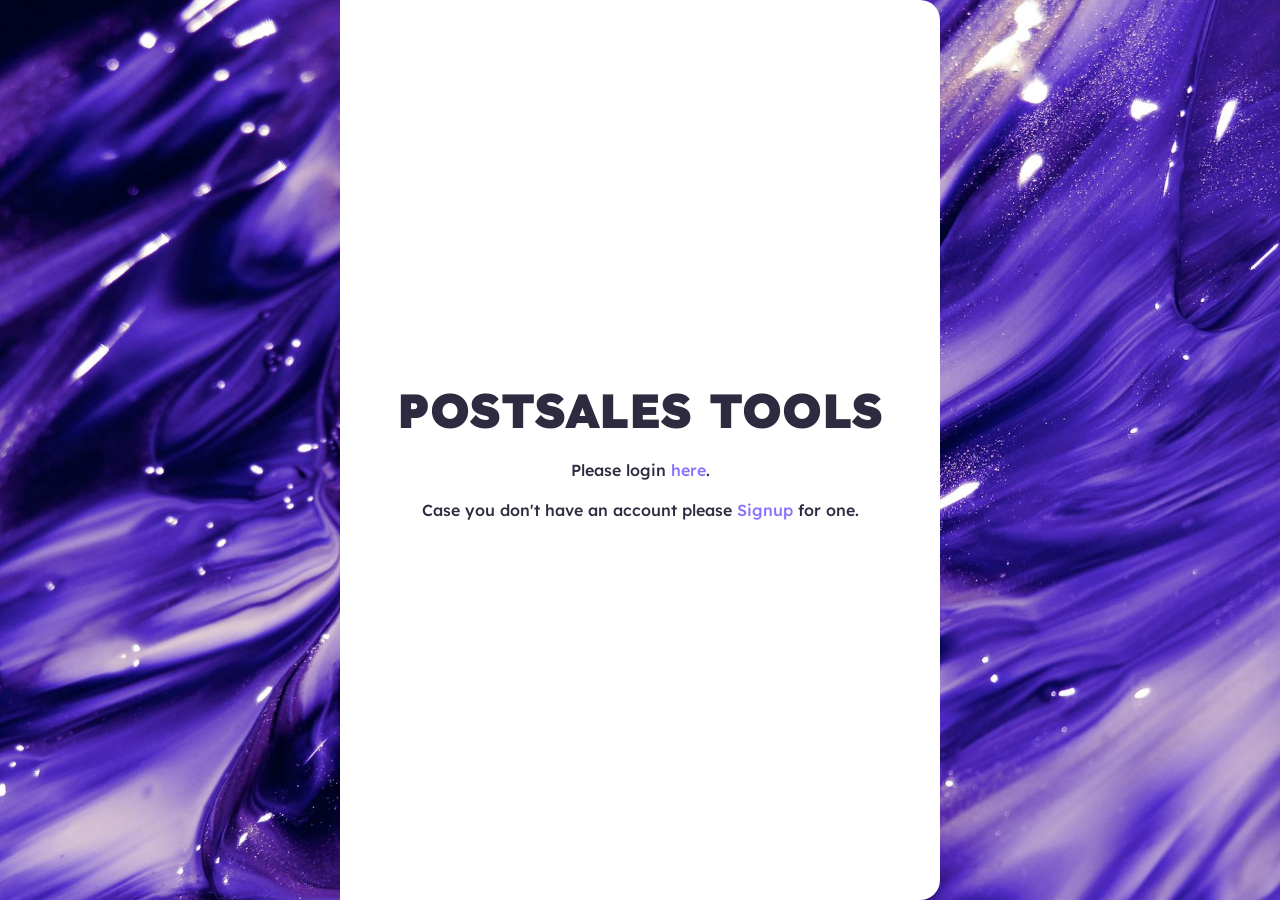
<file: index.html>
<!DOCTYPE html>
<html lang="en">
<head>
    <meta charset="UTF-8">
    <meta name="viewport" content="width=device-width, initial-scale=1.0">
    <title>PostSales Tools</title>
    <link rel="stylesheet" href="style_index.css">
</head>
<body>
    <div class="wrapper">
        <h1>PostSales Tools</h1>
        <br>
        <h2>Please login <a href="login.html">here</a>.</h2>
        <br>
        <h3>Case you don't have an account please <a href="signup.html">Signup</a> for one. </h3>
    </div>    
</body>
</html>
</file>
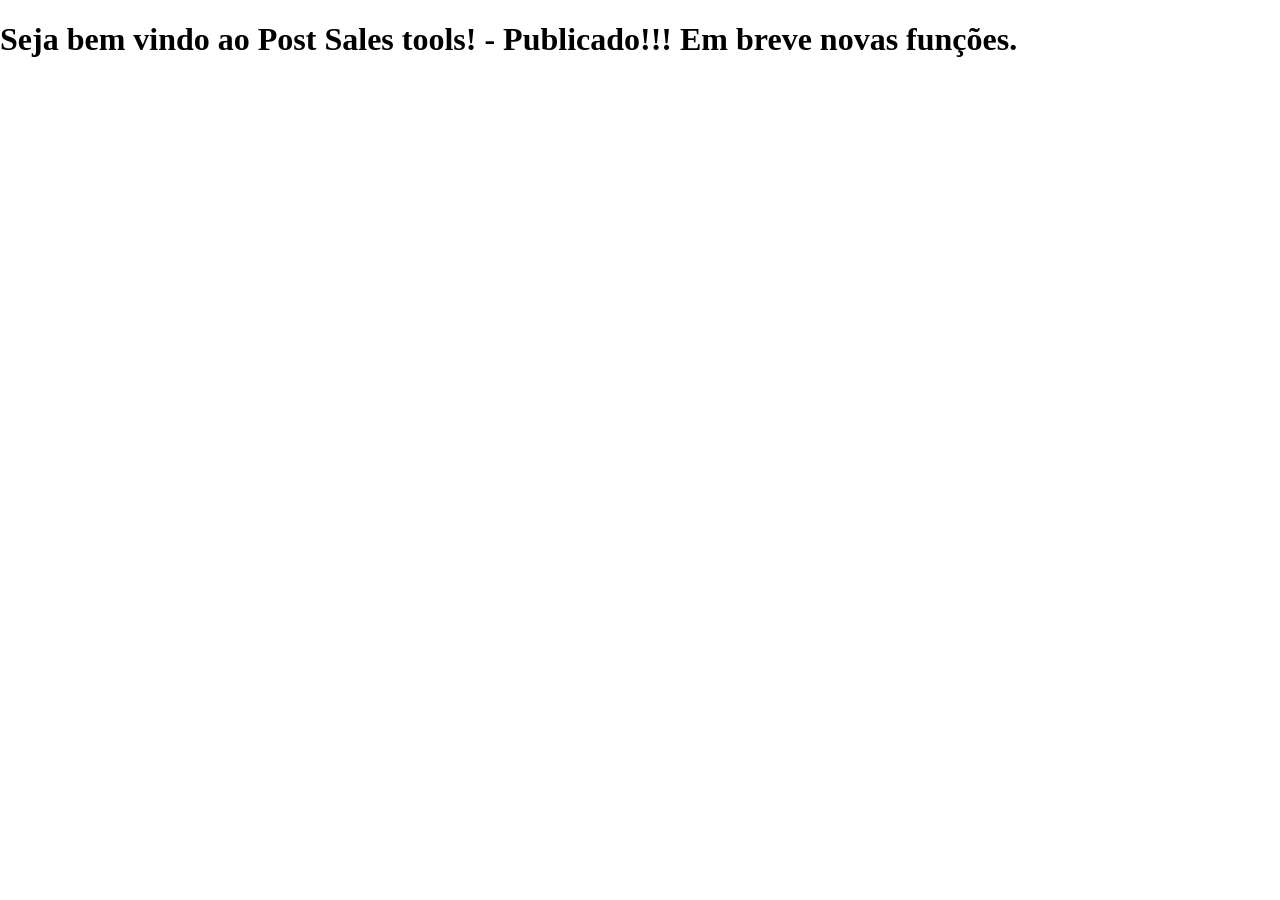
<file: index_old.html>
<!DOCTYPE html>
<html>
  <head>
    <title>PostSales Tools----- OLAAAAA MUNDO!</title>
    <link rel="stylesheet" href="stylesheet.css">
    <meta charset="UTF-8">
  </head>
  <body>
    <h1>Seja bem vindo ao Post Sales tools! -  Publicado!!!

      Em breve novas funções.
    </h1>
  </body>
</html>
</file>
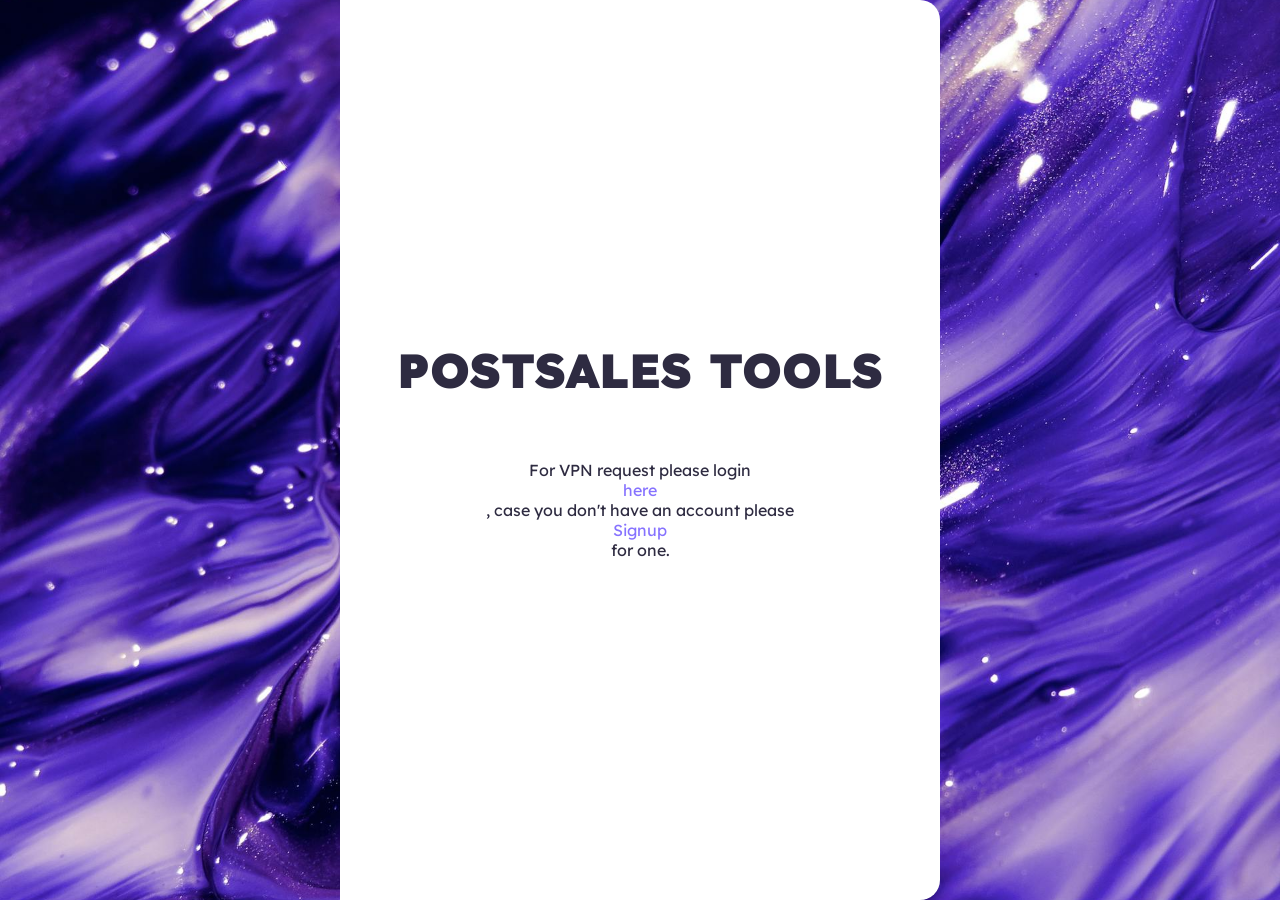
<file: indexl.html>
<!DOCTYPE html>
<html lang="en">
<head>
    <meta charset="UTF-8">
    <meta name="viewport" content="width=device-width, initial-scale=1.0">
    <title>PostSales Tools</title>
    <link rel="stylesheet" href="style_index.css">
</head>
<body>
    <div class="wrapper">
        <h1>PostSales Tools</h1>
        <br>
        <br>
        <br>
        For VPN request please login <a href="login.html">here</a>, case you don't have an account please <a href="signup.html">Signup</a> for one.
    </div>    
</body>
</html>
</file>
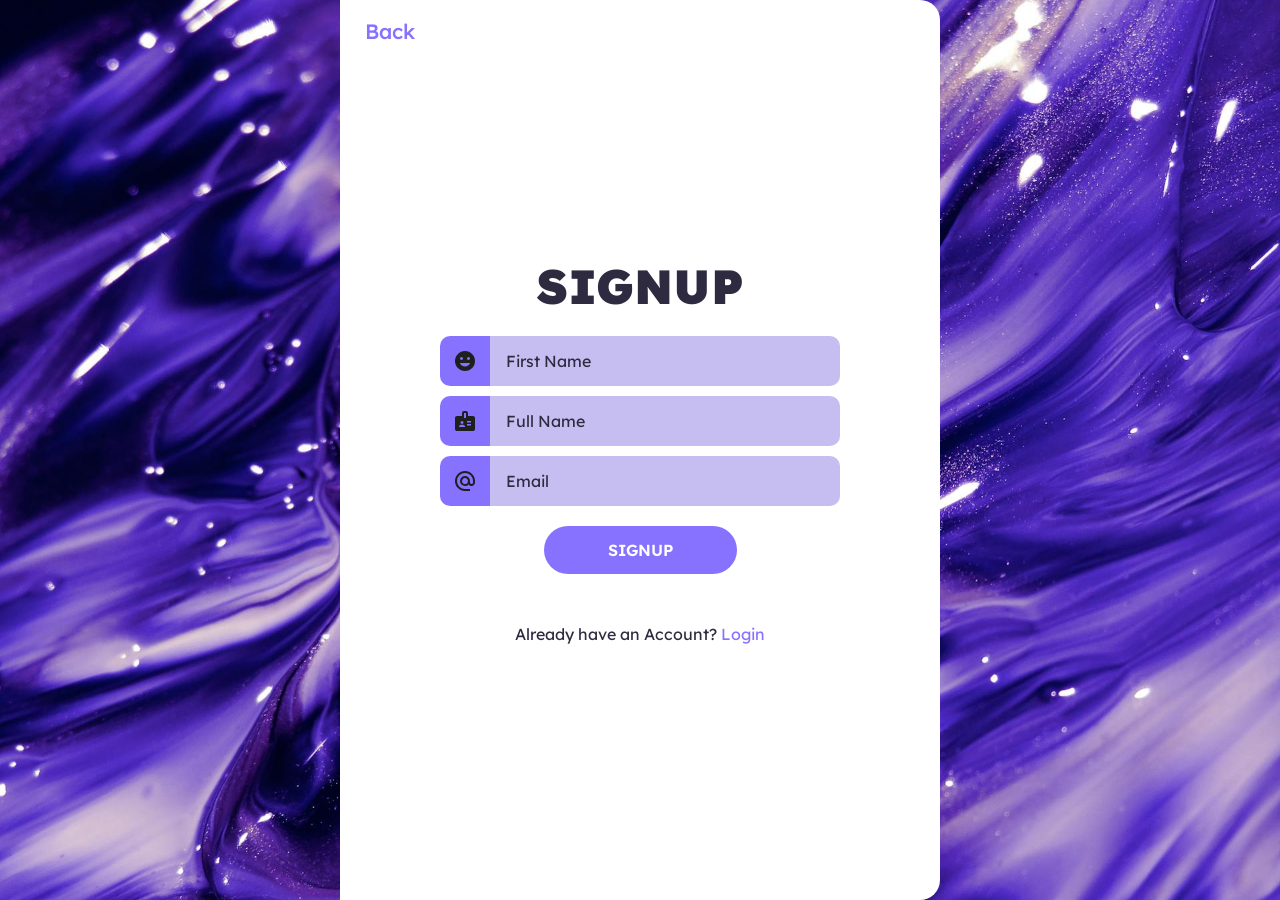
<file: signup.html>
<!DOCTYPE html>
<html lang="en">
<head>
    <meta charset="UTF-8">
    <meta name="viewport" content="width=device-width, initial-scale=1.0">
    <title>PostSales Tools - Signup</title>
    <link rel="stylesheet" href="style.css">
    <script type="module" src="signup.js" defer></script>
</head>
<body>
    <div class="wrapper">
        <h2><a href="index.html">Back</a></h2>
        <h1> Signup</h1>
        <p id="error-message"></p>
        <form id="form">
            <div>
                <label for="firstname-input">
                   <svg xmlns="http://www.w3.org/2000/svg" height="24px" viewBox="0 -960 960 960" width="24px" fill="#1f1f1f"><path d="M620-520q25 0 42.5-17.5T680-580q0-25-17.5-42.5T620-640q-25 0-42.5 17.5T560-580q0 25 17.5 42.5T620-520Zm-280 0q25 0 42.5-17.5T400-580q0-25-17.5-42.5T340-640q-25 0-42.5 17.5T280-580q0 25 17.5 42.5T340-520Zm140 260q68 0 123.5-38.5T684-400H276q25 63 80.5 101.5T480-260Zm0 180q-83 0-156-31.5T197-197q-54-54-85.5-127T80-480q0-83 31.5-156T197-763q54-54 127-85.5T480-880q83 0 156 31.5T763-763q54 54 85.5 127T880-480q0 83-31.5 156T763-197q-54 54-127 85.5T480-80Z"/></svg> 
                </label>
                <input type="text" name="firstname" id="firstname-input" placeholder="First Name">
            </div>
            <div>
                <label for="fullname-input">
                   <svg xmlns="http://www.w3.org/2000/svg" height="24px" viewBox="0 -960 960 960" width="24px" fill="#1f1f1f"><path d="M160-80q-33 0-56.5-23.5T80-160v-440q0-33 23.5-56.5T160-680h200v-120q0-33 23.5-56.5T440-880h80q33 0 56.5 23.5T600-800v120h200q33 0 56.5 23.5T880-600v440q0 33-23.5 56.5T800-80H160Zm80-160h240v-18q0-17-9.5-31.5T444-312q-20-9-40.5-13.5T360-330q-23 0-43.5 4.5T276-312q-17 8-26.5 22.5T240-258v18Zm320-60h160v-60H560v60Zm-200-60q25 0 42.5-17.5T420-420q0-25-17.5-42.5T360-480q-25 0-42.5 17.5T300-420q0 25 17.5 42.5T360-360Zm200-60h160v-60H560v60ZM440-600h80v-200h-80v200Z"/></svg>
                </label>
                <input type="text" name="fullname" id="fullname-input" placeholder="Full Name">
            </div>
            <div>
                <label for="email-input">
                   <svg xmlns="http://www.w3.org/2000/svg" height="24px" viewBox="0 -960 960 960" width="24px" fill="#1f1f1f"><path d="M480-80q-83 0-156-31.5T197-197q-54-54-85.5-127T80-480q0-83 31.5-156T197-763q54-54 127-85.5T480-880q83 0 156 31.5T763-763q54 54 85.5 127T880-480v58q0 59-40.5 100.5T740-280q-35 0-66-15t-52-43q-29 29-65.5 43.5T480-280q-83 0-141.5-58.5T280-480q0-83 58.5-141.5T480-680q83 0 141.5 58.5T680-480v58q0 26 17 44t43 18q26 0 43-18t17-44v-58q0-134-93-227t-227-93q-134 0-227 93t-93 227q0 134 93 227t227 93h200v80H480Zm0-280q50 0 85-35t35-85q0-50-35-85t-85-35q-50 0-85 35t-35 85q0 50 35 85t85 35Z"/></svg>
                </label>
                   <input type="email" name="email" id="email-input" placeholder="Email">
            </div>
            <button type="submit">Signup</button>
        </form>
            <p>Already have an Account? <a href="login.html">Login</a></p>
    </div>    
</body>
</html>
</file>
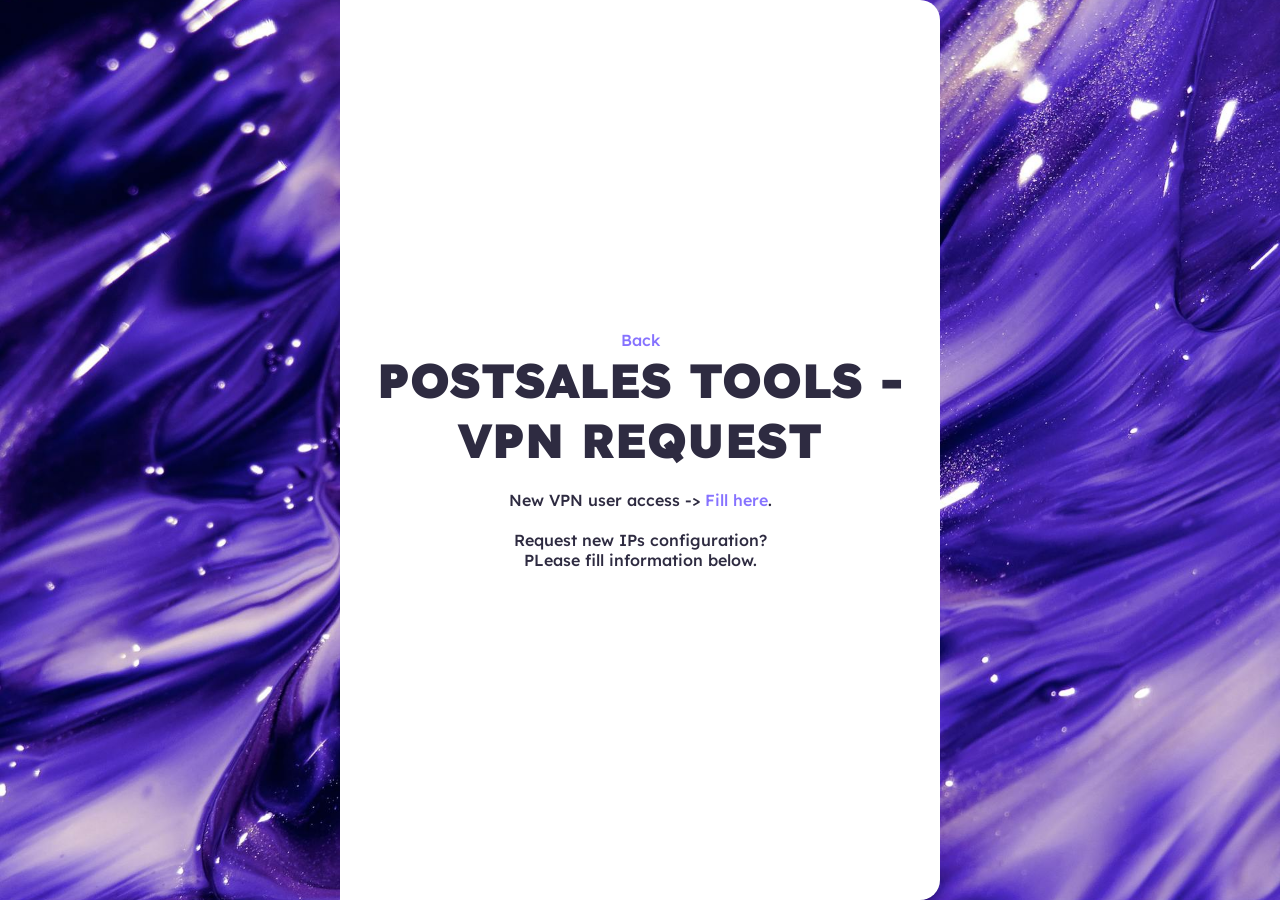
<file: VPNrequest.html>
<!DOCTYPE html>
<html lang="en">
<head>
    <meta charset="UTF-8">
    <meta name="viewport" content="width=device-width, initial-scale=1.0">
    <title>PostSales Tools</title>
    <link rel="stylesheet" href="style_VPN.css">
        <script type="text/javascript" src="VPNRequest.js" defer></script>
</head>
<body>
    <div class="wrapper">
        <h2><a href="index.html">Back</a></h2>
        <h1>PostSales Tools - VPN Request</h1>
        <br>
        <h2>New VPN user access -> <a href="newuser.html">Fill here</a>.</h2>
        <br>
        <h3>Request new IPs configuration? <br> PLease fill information below.</h3>
    </div>    
</body>
</html>
</file>
<file: style_index.css>
@import url('https://fonts.googleapis.com/css2?family=Lexend:wght@100..900&display=swap');
:root{
    --accent-color: #8672FF;
    --base-color: white;
    --text-color: #2E2B41;
    --input-color: #c6bef1;
    --extra-color: #30cc09fa;
    --incorrect-color: #cf5252;

}
*{
    margin: 0;
    padding: 0;
}
html{
    font-family: Lexend, Segoe Ui, sans-serif;
    font-size: 12pt;
    color: var(--text-color);
    text-align: center;
}
body{
    height: 100vh;
    background-image: url(gotaroxa.jpg);
    background-size: cover;
    background-position: center;
    display: flex;
    align-items: center;
    justify-content: center;
}
.wrapper{
    box-sizing: border-box;
    background-color: var(--base-color);
    height: 100vh;
    width: max(40%, 600px);
    padding: 10px;
    border-radius: 0 20px 20px 0;
    display: flex;
    flex-direction: column;
    align-items: center;
    justify-content: center;
}
h1{
    font-size: 3rem;
    font-weight: 900;
    text-transform: uppercase;
}
h2{
    font-size: 1rem;
    font-weight: 500;
}
h3{
    font-size: 1rem;
    font-weight: 500;
}
div{
    width: 100%;
    display: flex;
    justify-content: center;
}
a{
    text-decoration: none;
    color: var(--accent-color);
}
a:hover{
    text-decoration: underline;
}
@media(max-width: 1100px){
    .wrapper{
        width: min(600px, 100%);
        border-radius: 0;
    }
}
#error-message{
    color: var(--incorrect-color);
}
</file>
<file: stylesheet.css>
* {
  box-sizing: border-box;
}

body {
  margin: 0;
  font-family: "Lucida Grande";
}

a {
  text-decoration: none;
}

.clear {
  clear: left;
}

.container {
  max-width: 1170px;
  padding: 0 15px;
  margin: 0 auto;
}

.top-wrapper {
  padding: 180px 0 100px 0;
  background-image: url(https://prog-8.com/images/html/advanced/top_en.png);
  background-size: cover;
  color: white;
  text-align: center;
}

.top-wrapper h1 {
  opacity: 0.7;
  font-size: 45px;
  letter-spacing: 5px;
  margin-bottom: 10px;
}

.top-wrapper p {
  opacity: 0.7;
  margin-bottom: 3px;
}

.btn-wrapper {
  text-align: center;
  margin: 20px 0;
}

.btn-wrapper p {
  margin: 10px 0;
}

.signup {
  background-color: #239b76;
}

.facebook {
  background-color: #3b5998;
  margin-right: 10px;
}

.twitter {
  background-color: #55acee;
}

.btn {
  padding: 12px 24px;
  color: white;
  display: inline-block;
  opacity: 0.8;
  border-radius: 4px;
  text-align: center;
}

.btn:hover {
  opacity: 1;
}

.fa {
  margin-right: 5px;
}

header {
  height: 65px;
  width: 100%;
  background-color: rgba(34, 49, 52, 0.9);
  position :fixed;
  top: 0;
  z-index: 10;
}

.logo {
  width: 124px;
  margin-top: 20px;
}

.header-left {
  float: left;
}

.header-right {
  float: right;
  margin-right: -25px;
}

.header-right a {
  line-height: 65px;
  padding: 0 25px;
  color: white;
  display: block;
  float: left;
  transition: all 0.5s;
}

.header-right a:hover {
  background-color: rgba(255, 255, 255, 0.3);
}

.menu-icon{
  color: white;
  float: right;
  font-size: 25px;
  padding: 21px 0;
  display: none;
}

.lesson-wrapper {
  padding-bottom: 80px;
  padding-left: 5%;
  padding-right: 5%;
  background-color: #f7f7f7;
  text-align: center;
}

.heading {
  padding-top: 80px;
  padding-bottom: 50px;
  color: #5f5d60;
}

.heading h2 {
  font-weight: normal;
}

.lesson {
  float: left;
  width: 25%;
}

.lesson-icon {
  position: relative;
}

.lesson-icon p {
  position: absolute;
  top: 44%;
  width: 100%;
  color: white;
}

.text-contents {
  width: 80%;
  display: inline-block;
  margin-top: 15px;
  font-size: 15px;
  color: #b3aeb5;
}

.heading h3 {
  font-weight: normal;
}

.message-wrapper {
  border-bottom: 1px solid #eee;
  padding-bottom: 80px;
  text-align: center;
}

.message {
  padding: 15px 40px;
  background-color: #5dca88;
  cursor: pointer;
  box-shadow: 0 7px #1a7940;
}

.message:active {
  position: relative;
  top: 7px;
  box-shadow: none;
}

footer img {
  width: 125px;
}

footer p {
  color: #b3aeb5;
  font-size: 12px;
}

footer {
  padding-top: 30px;
  padding-bottom: 20px;
}
</file>
<file: style.css>
@import url('https://fonts.googleapis.com/css2?family=Lexend:wght@100..900&display=swap');
:root{
    --accent-color: #8672FF;
    --base-color: white;
    --text-color: #2E2B41;
    --input-color: #c6bef1;
    --extra-color: #30cc09fa;
    --incorrect-color: #cf5252;

}
*{
    margin: 0;
    padding: 0;
}
html{
    font-family: Lexend, Segoe Ui, sans-serif;
    font-size: 12pt;
    color: var(--text-color);
    text-align: center;
}
body{
    min-height: 100vh;
    background-image: url(gotaroxa.jpg);
    background-size: cover;
    background-position: right;
    overflow: hidden;
    display: flex;
    align-items: center;
    justify-content: center;
    }
.wrapper{
    position: relative;
    box-sizing: border-box;
    background-color: var(--base-color);
    height: 100vh;
    width: max(40%, 600px);
    padding: 10px;
    border-radius: 0 20px 20px 0;
    display: flex;
    flex-direction: column;
    align-items: center;
    justify-content: center;
}
h2{
    position: absolute;
    justify-content: left;
    top: 10px;
    left: 10px;
    padding: 8px 15px;
    cursor: pointer;    
    font-size: 1.3rem;
    font-weight: 500;    
}

h1{
    font-size: 3rem;
    font-weight: 900;
    text-transform: uppercase;
}

form{
    width: min(400px, 100%);
    margin-top: 20px;
    margin-bottom: 50px;
    display: flex;
    flex-direction: column;
    align-items:  center;
    gap: 10px;
}    
form > div{
    width: 100%;
    display: flex;
    justify-content: center;
}
form label{
    flex-shrink: 0;
    height: 50px;
    width: 50px;
    background-color: var(--accent-color);
    fill: var(--base-color);
    color: var(--base-color);
    border-radius: 10px 0 0 10px;
    display: flex;
    justify-content: center;
    align-items: center;
    font-size: 1.5rem;
    font-weight: 500;
}
form input{
    box-sizing: border-box;
    flex-grow: 1;
    min-width: 0;
    height: 50px;
    padding: 1em;
    font: inherit;
    border-radius: 0 10px 10px 0;
    border: 2px solid var(--input-color);
    border-left: none;
    background-color: var(--input-color);
    transition: 150ms ease;
}
form input:hover{
    border-color: var(--accent-color);
}
form input:focus{
    outline: none;
    border: var(--text-color);
}
div:has(input:focus) > label{
    background-color: var(--extra-color);
}
form input::placeholder{
    color: var(--text-color);
}
form button{
    margin-top: 10px;
    border:none;
    border-radius: 1000px;
    padding: .85em 4em;
    background-color:  var(--accent-color);
    color: var(--base-color);
    font: inherit;
    font-weight: 600;
    text-transform: uppercase;
    cursor: pointer;
    transition: 150ms ease;
}
form button:hover{
    background-color: var(--text-color);
}
form button:focus{
    outline: none;
    background-color: var(--text-color);
}
a{
    text-decoration: none;
    color: var(--accent-color);
}
a:hover{
    text-decoration: underline;
}
@media(max-width: 1100px){
    .wrapper{
        width: min(600px, 100%);
        border-radius: 0;
    }
}
form div.incorrect label{
    background-color: var(--incorrect-color);
}
form div.incorrect input{
    border-color: var(--incorrect-color);
}
#error-message{
    color: var(--incorrect-color);
}
</file>
<file: style_VPN.css>
@import url('https://fonts.googleapis.com/css2?family=Lexend:wght@100..900&display=swap');
:root{
    --accent-color: #8672FF;
    --base-color: white;
    --text-color: #2E2B41;
    --input-color: #c6bef1;
    --extra-color: #30cc09fa;
    --incorrect-color: #cf5252;

}
*{
    margin: 0;
    padding: 0;
}
html{
    font-family: Lexend, Segoe Ui, sans-serif;
    font-size: 12pt;
    color: var(--text-color);
    text-align: center;
}
body{
    height: 100vh;
    background-image: url(gotaroxa.jpg);
    background-size: cover;
    background-position: center;
    display: flex;
    align-items: center;
    justify-content: center;
}
.wrapper{
    box-sizing: border-box;
    background-color: var(--base-color);
    height: 100vh;
    width: max(40%, 600px);
    padding: 10px;
    border-radius: 0 20px 20px 0;
    display: flex;
    flex-direction: column;
    align-items: center;
    justify-content: center;
}
h1{
    font-size: 3rem;
    font-weight: 900;
    text-transform: uppercase;
}
h2{
    font-size: 1rem;
    font-weight: 500;
}
h3{
    font-size: 1rem;
    font-weight: 500;
}
div{
    width: 100%;
    display: flex;
    justify-content: center;
}
a{
    text-decoration: none;
    color: var(--accent-color);
}
a:hover{
    text-decoration: underline;
}
@media(max-width: 1100px){
    .wrapper{
        width: min(600px, 100%);
        border-radius: 0;
    }
}
#error-message{
    color: var(--incorrect-color);
}
</file>
